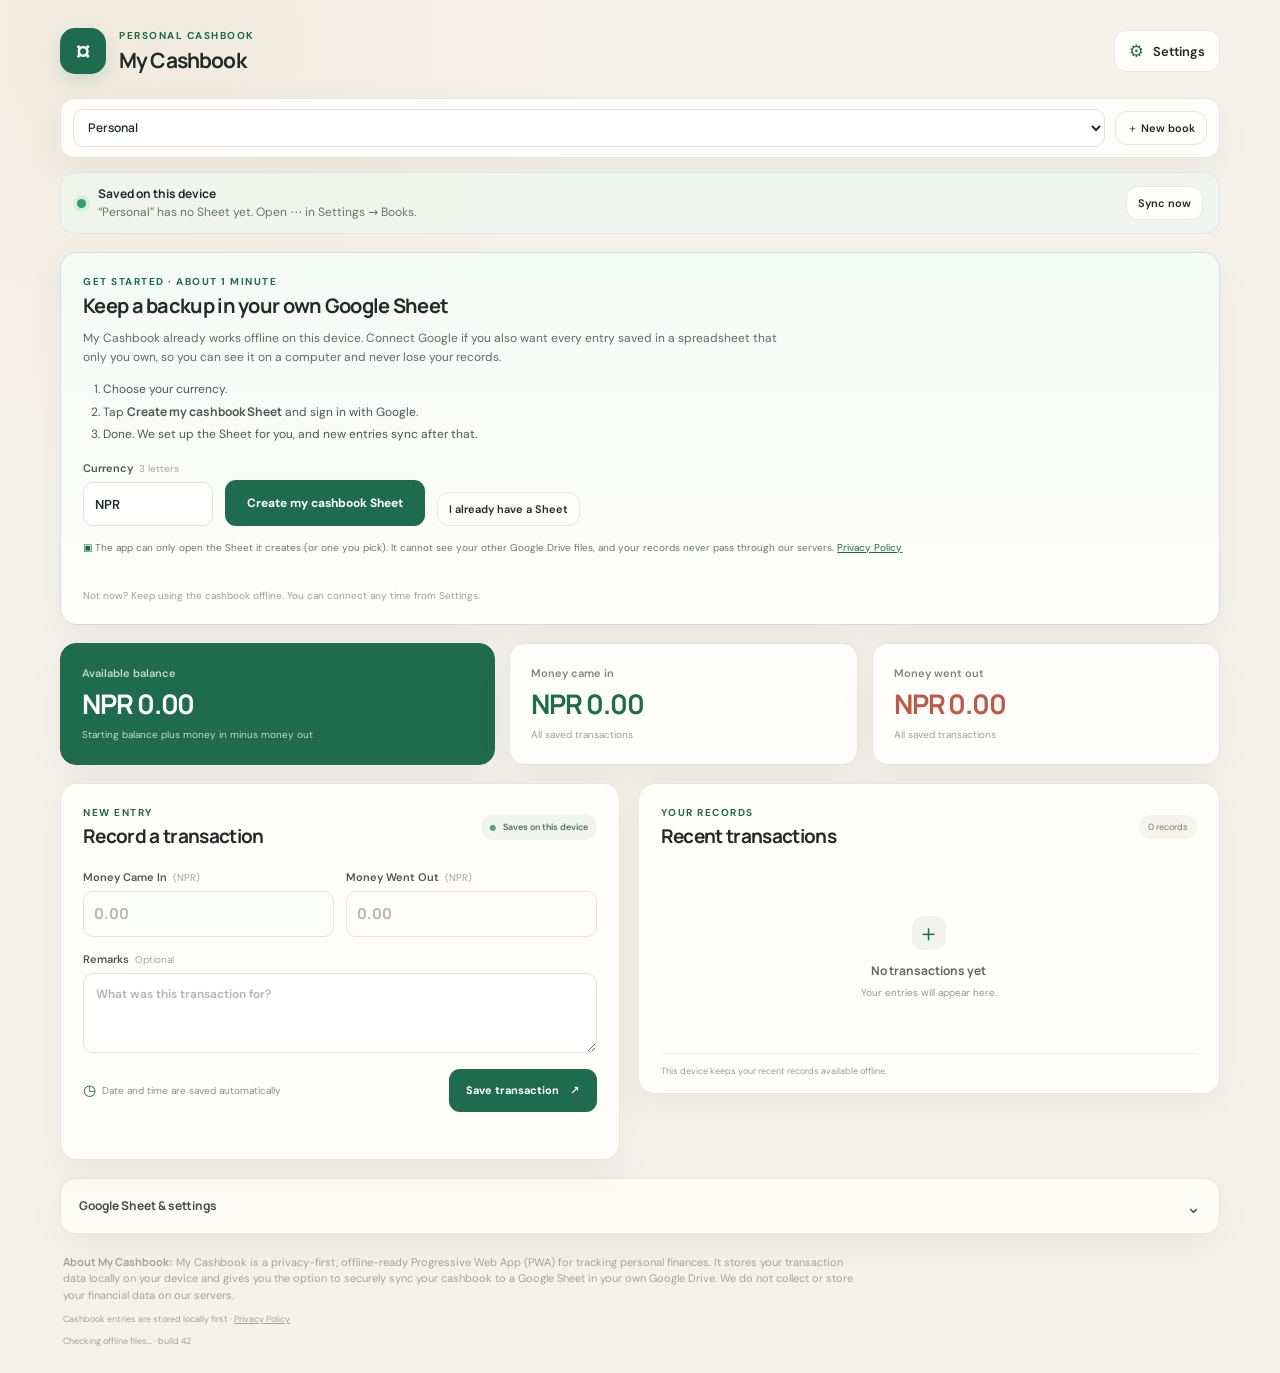
<file: index.html>
<!doctype html>
<html lang="en">
  <head>
    <meta charset="utf-8">
    <meta name="viewport" content="width=device-width, initial-scale=1, viewport-fit=cover">
    <meta http-equiv="Content-Security-Policy" content="default-src 'self'; script-src 'self' https://accounts.google.com https://apis.google.com https://*.gstatic.com; style-src 'self' 'unsafe-inline'; font-src 'self'; img-src 'self' data: https://*.googleusercontent.com https://*.gstatic.com https://*.google.com https://*.googleapis.com; connect-src 'self' https://sheets.googleapis.com https://www.googleapis.com https://oauth2.googleapis.com https://accounts.google.com https://content.googleapis.com https://apis.google.com https://www.google.com; frame-src https://*.google.com https://content.googleapis.com; object-src 'none'; base-uri 'none'; form-action 'self';">
    <meta name="theme-color" content="#f5f2ec">
    <meta name="description" content="My Cashbook is an offline-first personal finance application that securely syncs your transactions to your own Google Sheets.">
    <link rel="manifest" href="./manifest.webmanifest">
    <link rel="icon" href="./icon.svg" type="image/svg+xml">
    <link rel="stylesheet" href="./styles.css">
    <meta name="google-site-verification" content="b9B2DFIeArlooXYNg6mH7-ykUVhXZ34MrTVwFiSRGmM" />
    <title>My Cashbook - Offline Personal Finance</title>
  </head>
  <body>
    <div id="lockScreen" style="position: fixed; inset: 0; z-index: 9999; background: #f5f2ec; display: flex; flex-direction: column; align-items: center; justify-content: center; padding: 20px; text-align: center;">
      <div class="brand-mark" aria-hidden="true" style="margin-bottom: 20px; width: 60px; height: 60px; font-size: 28px; border-radius: 18px;">¤</div>
      <h2 style="margin-bottom: 10px; font-family: 'Manrope', sans-serif; color: #202b27;">Welcome to My Cashbook</h2>
      <p id="lockMessage" style="color: #7d8680; font-size: 14px; max-width: 320px; margin-bottom: 24px; line-height: 1.5;">Unlock your cashbook to continue.</p>
      <form id="unlockForm" style="display: flex; flex-direction: column; gap: 12px; width: 100%; max-width: 300px;">
        <input id="unlockPassword" type="password" placeholder="Master Password" autocomplete="current-password" style="width: 100%; height: 48px; padding: 0 16px; border: 1px solid #e5e4dc; border-radius: 12px; font-size: 16px; text-align: center; background: #fff;">
        <button type="submit" class="primary-button" id="unlockBtn" style="width: 100%; height: 48px; font-size: 14px; margin-top: 8px;">Unlock Cashbook</button>
      </form>
      <button id="biometricBtn" type="button" style="display: none; margin-top: 16px; padding: 12px 24px; background: #fff; border: 1px solid #e5e4dc; border-radius: 12px; font-size: 14px; font-weight: 600; cursor: pointer; align-items: center; gap: 8px; color: #202b27;">
        <span style="font-size: 20px;">👤</span> Unlock with Face ID / Touch ID
      </button>
      <button id="forgotPasswordBtn" type="button" style="display: none; margin-top: 16px; padding: 6px 10px; background: transparent; border: 0; color: #1f6b50; font-size: 12px; font-weight: 600; cursor: pointer;">Forgot password?</button>
      <p id="lockError" style="color: #ba5a48; font-size: 12px; margin-top: 12px; min-height: 18px; font-weight: 600;"></p>
    </div>

    <main class="app-shell" id="appShell" style="display: none;">
      <header class="topbar">
        <div class="brand-lockup">
          <div class="brand-mark" aria-hidden="true">¤</div>
          <div>
            <p class="eyebrow">PERSONAL CASHBOOK</p>
            <h1>My Cashbook</h1>
          </div>
        </div>
        <button class="icon-button" id="settingsToggle" type="button" aria-expanded="false" aria-controls="settingsPanel" title="Settings">
          <span aria-hidden="true">⚙</span><span class="button-label">Settings</span>
        </button>
      </header>

      <section class="book-bar" aria-label="Cashbooks">
        <label class="book-switcher">
          <span class="sr-only">Cashbook</span>
          <select id="bookSelect"></select>
        </label>
        <button class="text-button" id="newBookBtn" type="button">＋ New book</button>
      </section>

      <section class="sync-strip" aria-live="polite">
        <span class="online-dot" id="onlineDot" aria-hidden="true"></span>
        <div class="sync-copy">
          <strong id="syncTitle">Saved on this device</strong>
          <span id="syncMessage">Your entries save on this device. Connect a Google Sheet to sync.</span>
        </div>
        <button class="text-button" id="syncNow" type="button" hidden>Sync now</button>
      </section>

      <section class="onboarding-card" id="onboardingCard" hidden aria-labelledby="onboardingTitle">
        <p class="eyebrow">GET STARTED · ABOUT 1 MINUTE</p>
        <h2 id="onboardingTitle">Keep a backup in your own Google Sheet</h2>
        <p class="onboarding-copy">My Cashbook already works offline on this device. Connect Google if you also want every entry saved in a spreadsheet that only you own, so you can see it on a computer and never lose your records.</p>
        <ol class="onboarding-steps">
          <li>Choose your currency.</li>
          <li>Tap <strong>Create my cashbook Sheet</strong> and sign in with Google.</li>
          <li>Done. We set up the Sheet for you, and new entries sync after that.</li>
        </ol>
        <div class="onboarding-actions">
          <label class="field onboarding-currency">
            <span>Currency <small>3 letters</small></span>
            <input id="onboardCurrency" type="text" list="currencyOptions" maxlength="3" autocapitalize="characters" autocomplete="off" value="NPR">
            <datalist id="currencyOptions"><option value="NPR"><option value="USD"><option value="EUR"><option value="GBP"><option value="INR"><option value="AUD"><option value="CAD"></datalist>
          </label>
          <button class="primary-button" id="startCreateSheet" type="button">Create my cashbook Sheet</button>
          <button class="text-button" id="startChooseSheet" type="button">I already have a Sheet</button>
        </div>
        <p class="onboarding-trust"><span aria-hidden="true">▣</span> The app can only open the Sheet it creates (or one you pick). It cannot see your other Google Drive files, and your records never pass through our servers. <a href="./privacy.html">Privacy Policy</a></p>
        <p class="setup-status" id="onboardingStatus" role="status" aria-live="polite"></p>
        <p class="onboarding-skip">Not now? Keep using the cashbook offline. You can connect any time from Settings.</p>
      </section>

      <section class="summary-grid" aria-label="Cashbook totals">
        <article class="summary-card balance-card">
          <span class="card-label">Available balance</span>
          <strong class="balance-value" id="balanceTotal">0</strong>
          <span class="card-note" id="balanceNote">Starting balance plus money in minus money out</span>
        </article>
        <article class="summary-card">
          <span class="card-label">Money came in</span>
          <strong class="income-value" id="incomeTotal">0</strong>
          <span class="card-note">All saved transactions</span>
        </article>
        <article class="summary-card">
          <span class="card-label">Money went out</span>
          <strong class="expense-value" id="expenseTotal">0</strong>
          <span class="card-note">All saved transactions</span>
        </article>
      </section>

      <section class="content-grid">
        <section class="panel entry-panel" aria-labelledby="entryHeading">
          <div class="panel-heading">
            <div><p class="eyebrow">NEW ENTRY</p><h2 id="entryHeading">Record a transaction</h2></div>
            <span class="local-badge"><span aria-hidden="true">●</span> Saves on this device</span>
          </div>
          <form id="transactionForm" autocomplete="off">
            <div class="amount-fields">
              <label class="field amount-field income-field"><span>Money Came In <small id="currencyLabelIn">(NPR)</small></span><span class="input-wrap"><input id="moneyIn" name="moneyIn" inputmode="decimal" type="number" min="0" step="0.01" placeholder="0"></span></label>
              <label class="field amount-field expense-field"><span>Money Went Out <small id="currencyLabelOut">(NPR)</small></span><span class="input-wrap"><input id="moneyOut" name="moneyOut" inputmode="decimal" type="number" min="0" step="0.01" placeholder="0"></span></label>
            </div>
            <label class="field"><span>Remarks <small>Optional</small></span><textarea id="remarks" name="remarks" rows="3" maxlength="500" placeholder="What was this transaction for?"></textarea></label>
            <div class="save-row">
              <p class="saved-time-hint"><span aria-hidden="true">◷</span> Date and time are saved automatically</p>
              <button class="primary-button" type="submit">Save transaction <span aria-hidden="true">↗</span></button>
            </div>
            <p class="form-feedback" id="formFeedback" role="status" aria-live="polite"></p>
          </form>
        </section>

        <section class="panel history-panel" aria-labelledby="historyHeading">
          <div class="panel-heading history-heading">
            <div><p class="eyebrow">YOUR RECORDS</p><h2 id="historyHeading">Recent transactions</h2></div>
            <span class="record-count" id="recordCount">0 records</span>
          </div>
          <div class="transaction-list" id="transactionList" aria-live="polite">
            <div class="empty-state"><span class="empty-icon" aria-hidden="true">＋</span><strong>No transactions yet</strong><span>Your saved entries will appear here.</span></div>
          </div>
          <p class="history-footnote" id="historyFootnote">This device keeps your recent records available offline.</p>
        </section>
      </section>

      <details class="settings-panel" id="archivePanel" open>
        <summary class="settings-summary"><span>Start a new period</span><span class="summary-chevron" aria-hidden="true">⌄</span></summary>
        <div class="settings-content">
          <p class="settings-intro">Saves a copy of your Sheet, moves your old entries and dashboard snapshot into archive tabs, and starts counting again from zero for this book. Keep the archive tabs: they are your records of past periods. To tidy them away, hide them instead of deleting them. Connect &amp; sync first.</p>
          <div style="margin: 14px 0; padding: 18px; border: 2px solid rgba(47, 107, 80, 0.55); border-radius: 16px; background: rgba(47, 107, 80, 0.07);">
            <label class="field" for="archiveName" style="display: block;">
              <span style="display: block; font-size: 1.15rem; font-weight: 700; margin-bottom: 6px;">Name this archive</span>
              <small style="display: block; margin-bottom: 12px;">Optional. This becomes the base name for the archive tabs in your Sheet (e.g. “October 2026” and “October 2026 - Dashboard”). Leave it empty to use the date.</small>
              <input id="archiveName" type="text" maxlength="60" autocomplete="off" placeholder="Type the archive name here" style="width: 100%; box-sizing: border-box; min-height: 58px; padding: 14px 18px; font-size: 1.15rem; border-radius: 12px;">
            </label>
          </div>
          <label style="display: flex; gap: 10px; align-items: center; margin: 14px 0;">
            <input type="checkbox" id="carryBalance">
            <span>Keep my current balance as the starting balance</span>
          </label>
          <div class="settings-actions"><button class="secondary-button" id="archiveNow" type="button">Archive &amp; start fresh</button></div>
          <p class="setup-status" id="archiveStatus" role="status" aria-live="polite"></p>
        </div>
      </details>

      <details class="settings-panel" id="settingsPanel">
        <summary class="settings-summary"><span>Google Sheet &amp; settings</span><span class="summary-chevron" aria-hidden="true">⌄</span></summary>
        <div class="settings-content">
          <p class="settings-intro">Entries are always saved on this device first. When your Google Sheet is connected they are also copied there. <a id="openSheetLink" href="#" target="_blank" rel="noopener noreferrer" hidden>Open my Google Sheet ↗</a></p>
          <div class="settings-fields">
            <label class="field">
              <span>Currency code <small>ISO 4217</small></span>
              <input id="currencyCode" type="text" maxlength="3" autocapitalize="characters" autocomplete="off" value="NPR" placeholder="NPR, USD, EUR, INR">
              <small class="currency-note">Choose before your first entry; keep one currency per cashbook.</small>
            </label>
            <label class="field"><span>Your Google Sheet</span><input id="spreadsheetInput" type="text" readonly placeholder="Not connected yet"></label>
          </div>

          <div style="margin: 16px 0; padding: 16px; background: #f9f9f7; border: 1px solid #e5e4dc; border-radius: 12px;">
            <h3 style="margin: 0 0 6px 0; font-size: 14px; color: #202b27;">Security &amp; Locking</h3>
            <p id="securityStatus" class="dev-intro" style="margin: 0 0 12px 0;">Checking…</p>
            <label style="display: flex; gap: 10px; align-items: center; margin-bottom: 10px; cursor: pointer;"><input type="checkbox" id="biometricToggle"><span>Unlock with Face ID / Touch ID / fingerprint</span></label>
            <label class="field" style="margin: 12px 0; max-width: 360px;"><span>Master password <small>optional · min 10 characters</small></span><input id="passwordInput" type="password" autocomplete="new-password" placeholder="Set or change your password" style="height: 42px; padding: 0 11px; font-size: 11px; font-weight: 500;"></label>
            <div class="settings-actions" style="margin: 10px 0; justify-content: flex-start;">
              <button class="secondary-button" id="setPasswordBtn" type="button">Set / change password</button>
              <button class="secondary-button" id="removePasswordBtn" type="button">Remove password</button>
            </div>
            <button class="secondary-button" id="lockNowBtn" type="button" style="width: 100%; border-color: #ba5a48; color: #ba5a48;">Lock App Now</button>
          </div>

          <details class="developer-settings" id="devSettings">
            <summary>Advanced: Google Cloud project (developers only)</summary>
            <p class="dev-intro">Most people never need this. The app ships with shared defaults. To use your own Google Cloud project, paste its OAuth client ID, API key, and project number, then Save and reconnect.</p>
            <div class="settings-fields" style="margin-top: 10px;">
              <label class="field"><span>Google OAuth client ID</span><input id="clientId" type="text" inputmode="url" autocomplete="off" placeholder="Default master client ID is active"></label>
              <label class="field"><span>Google API key</span><input id="apiKey" type="text" inputmode="url" autocomplete="off" placeholder="Default master API key is active"></label>
              <label class="field"><span>Google Cloud project number</span><input id="appId" type="text" inputmode="numeric" autocomplete="off" placeholder="Default master project number is active"></label>
              <div class="settings-fields-two">
                <label class="field"><span>Form response tab</span><input id="responseTab" type="text" value="Form responses 1" autocomplete="off"></label>
                <label class="field"><span>Dashboard tab</span><input id="dashboardTab" type="text" value="Dashboard" autocomplete="off"></label>
              </div>
            </div>
            <button class="secondary-button" id="resetGoogleCreds" type="button" style="margin-top: 10px;">Reset to app defaults</button>
          </details>

          <div class="privacy-note"><span aria-hidden="true">▣</span><span>Your records stay in your own Google Drive. The app can only open the Sheet it created or one you picked. You can remove its access any time at <a href="https://myaccount.google.com/permissions" target="_blank" rel="noopener noreferrer">your Google Account permissions</a>.</span></div>
          <div class="settings-actions">
            <button class="secondary-button" id="saveSettings" type="button">Save settings</button>
            <button class="secondary-button" id="chooseGoogleSheet" type="button">Pick another Sheet</button>
            <button class="secondary-button" id="createNewSheet" type="button">Create a new Sheet</button>
            <button class="primary-button" id="connectGoogle" type="button">Sign in &amp; sync</button>
            <button class="secondary-button" id="signOutGoogle" type="button">Sign out</button>
          </div>
          <div style="margin: 14px 0; padding: 14px 16px; background: #f9f9f7; border: 1px solid #e5e4dc; border-radius: 12px;">
            <h3 style="margin: 0 0 6px 0; font-size: 14px; color: #202b27;">Books</h3>
            <p class="dev-intro" style="margin: 0 0 10px 0;">Rename or remove a book. Removing a book erases its entries from this device, but its Google Sheet is left untouched.</p>
            <div id="booksList" class="books-list"></div>
          </div>
          <div style="margin: 14px 0; padding: 14px 16px; background: #f9f9f7; border: 1px solid #e5e4dc; border-radius: 12px;">
            <h3 style="margin: 0 0 6px 0; font-size: 14px; color: #202b27;">Google account</h3>
            <p class="dev-intro" style="margin: 0 0 10px 0;">Want to back up to a different Google account? Your entries stay on this device and are uploaded to the new account’s Sheet. Your current Sheet is left untouched.</p>
            <button class="secondary-button" id="switchGoogleAccount" type="button">Use a different Google account</button>
          </div>
          <p class="setup-status" id="setupStatus" role="status" aria-live="polite">Not connected yet.</p>
          <p class="sheet-change-note">When you first sync, the app checks the existing headers and adds one “Offline Entry ID” header to the next empty column. This ID lets it safely retry without duplicating a transaction. It appends rows to your response tab and reads the starting balance from Dashboard!B13.</p>
        </div>
      </details>

      <footer class="app-footer" style="flex-direction: column; align-items: flex-start; gap: 10px; padding-top: 20px;">
        <p style="margin: 0; color: #a0a59e; font-size: 11px; line-height: 1.5; max-width: 800px;">
          <strong>About My Cashbook:</strong> My Cashbook is a privacy-first, offline-ready Progressive Web App (PWA) for tracking personal finances. It stores your transaction data locally on your device and gives you the option to securely sync your cashbook to a Google Sheet in your own Google Drive. We do not collect or store your financial data on our servers.
        </p>
        <span>Cashbook entries are stored locally first · <a href="./privacy.html" style="color: inherit; text-decoration: underline;">Privacy Policy</a></span>
        <span id="storageStatus">Checking local storage…</span>
      </footer>
    </main>
    <div class="toast" id="toast" role="status" aria-live="polite"></div>
    <script src="./app.js" defer></script>
  </body>
</html>
</file>
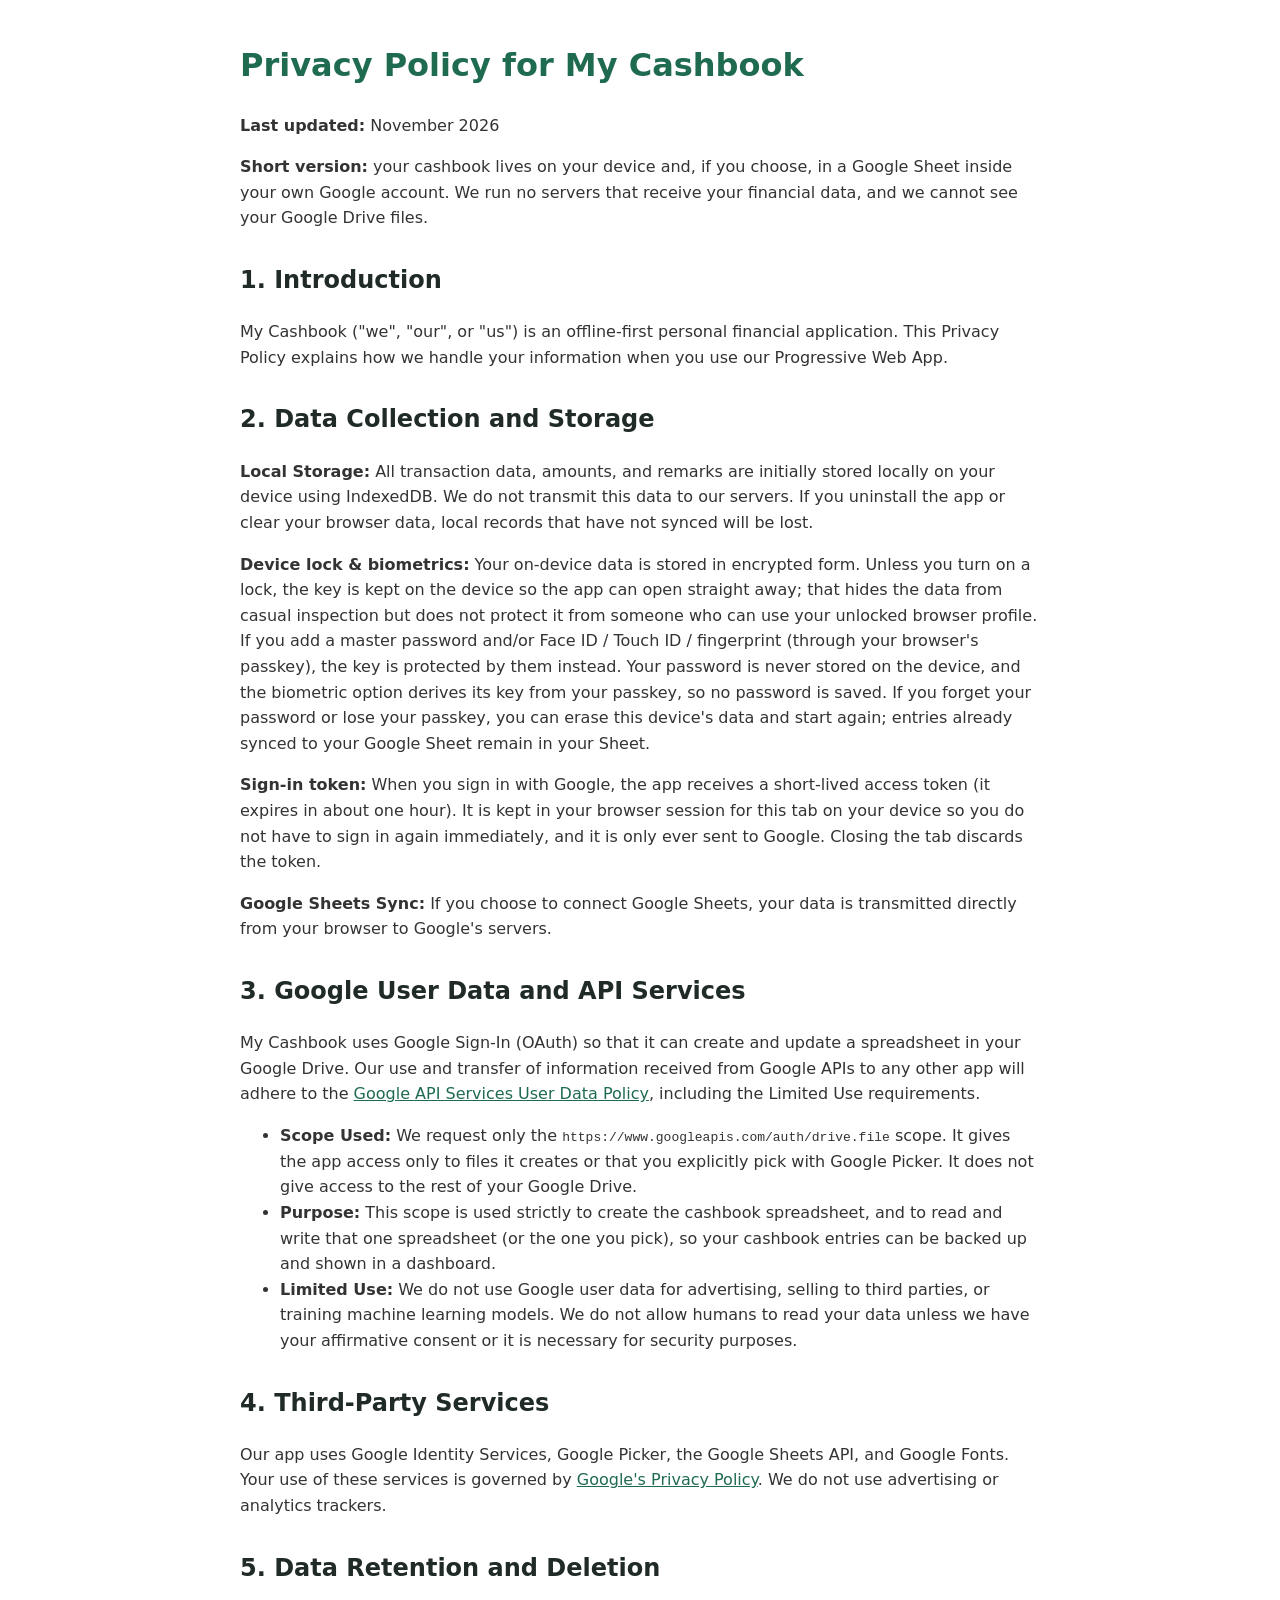
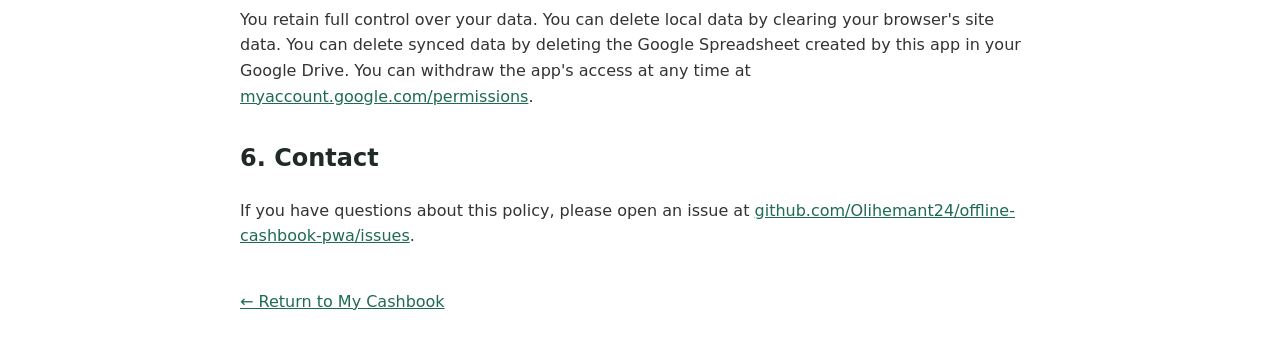
<file: privacy.html>
<!doctype html>
<html lang="en">
  <head>
    <meta charset="utf-8">
    <meta name="viewport" content="width=device-width, initial-scale=1, viewport-fit=cover">
    <meta http-equiv="Content-Security-Policy" content="default-src 'none'; style-src 'unsafe-inline'; base-uri 'none'; form-action 'none';">
    <title>Privacy Policy · My Cashbook</title>
    <style>
      body { font-family: system-ui, -apple-system, sans-serif; line-height: 1.6; max-width: 800px; margin: 40px auto; padding: 0 20px; color: #333; }
      h1 { color: #1f6b50; } 
      h2 { margin-top: 30px; color: #202b27; }
      a { color: #1f6b50; }
    </style>
  </head>
  <body>
    <h1>Privacy Policy for My Cashbook</h1>
    <p><strong>Last updated:</strong> November 2026</p>
    <p><strong>Short version:</strong> your cashbook lives on your device and, if you choose, in a Google Sheet inside your own Google account. We run no servers that receive your financial data, and we cannot see your Google Drive files.</p>

    <h2>1. Introduction</h2>
    <p>My Cashbook ("we", "our", or "us") is an offline-first personal financial application. This Privacy Policy explains how we handle your information when you use our Progressive Web App.</p>

    <h2>2. Data Collection and Storage</h2>
    <p><strong>Local Storage:</strong> All transaction data, amounts, and remarks are initially stored locally on your device using IndexedDB. We do not transmit this data to our servers. If you uninstall the app or clear your browser data, local records that have not synced will be lost.</p>
    <p><strong>Device lock &amp; biometrics:</strong> Your on-device data is stored in encrypted form. Unless you turn on a lock, the key is kept on the device so the app can open straight away; that hides the data from casual inspection but does not protect it from someone who can use your unlocked browser profile. If you add a master password and/or Face ID / Touch ID / fingerprint (through your browser&#39;s passkey), the key is protected by them instead. Your password is never stored on the device, and the biometric option derives its key from your passkey, so no password is saved. If you forget your password or lose your passkey, you can erase this device&#39;s data and start again; entries already synced to your Google Sheet remain in your Sheet.</p>
    <p><strong>Sign-in token:</strong> When you sign in with Google, the app receives a short-lived access token (it expires in about one hour). It is kept in your browser session for this tab on your device so you do not have to sign in again immediately, and it is only ever sent to Google. Closing the tab discards the token.</p>
    <p><strong>Google Sheets Sync:</strong> If you choose to connect Google Sheets, your data is transmitted directly from your browser to Google's servers.</p>

    <h2>3. Google User Data and API Services</h2>
    <p>My Cashbook uses Google Sign-In (OAuth) so that it can create and update a spreadsheet in your Google Drive. Our use and transfer of information received from Google APIs to any other app will adhere to the <a href="https://developers.google.com/terms/api-services-user-data-policy">Google API Services User Data Policy</a>, including the Limited Use requirements.</p>
    <ul>
      <li><strong>Scope Used:</strong> We request only the <code>https://www.googleapis.com/auth/drive.file</code> scope. It gives the app access only to files it creates or that you explicitly pick with Google Picker. It does not give access to the rest of your Google Drive.</li>
      <li><strong>Purpose:</strong> This scope is used strictly to create the cashbook spreadsheet, and to read and write that one spreadsheet (or the one you pick), so your cashbook entries can be backed up and shown in a dashboard.</li>
      <li><strong>Limited Use:</strong> We do not use Google user data for advertising, selling to third parties, or training machine learning models. We do not allow humans to read your data unless we have your affirmative consent or it is necessary for security purposes.</li>
    </ul>

    <h2>4. Third-Party Services</h2>
    <p>Our app uses Google Identity Services, Google Picker, the Google Sheets API, and Google Fonts. Your use of these services is governed by <a href="https://policies.google.com/privacy">Google's Privacy Policy</a>. We do not use advertising or analytics trackers.</p>

    <h2>5. Data Retention and Deletion</h2>
    <p>You retain full control over your data. You can delete local data by clearing your browser's site data. You can delete synced data by deleting the Google Spreadsheet created by this app in your Google Drive. You can withdraw the app's access at any time at <a href="https://myaccount.google.com/permissions">myaccount.google.com/permissions</a>.</p>

    <h2>6. Contact</h2>
    <p>If you have questions about this policy, please open an issue at <a href="https://github.com/Olihemant24/offline-cashbook-pwa/issues">github.com/Olihemant24/offline-cashbook-pwa/issues</a>.</p>

    <p style="margin-top: 40px;"><a href="./index.html">← Return to My Cashbook</a></p>
  </body>
</html>
</file>
<file: styles.css>
@font-face { font-family: 'DM Sans'; font-style: normal; font-weight: 400; font-display: swap; src: url('./fonts/dm-sans-400.woff2') format('woff2'); }
@font-face { font-family: 'DM Sans'; font-style: normal; font-weight: 500; font-display: swap; src: url('./fonts/dm-sans-500.woff2') format('woff2'); }
@font-face { font-family: 'DM Sans'; font-style: normal; font-weight: 600; font-display: swap; src: url('./fonts/dm-sans-600.woff2') format('woff2'); }
@font-face { font-family: 'DM Sans'; font-style: normal; font-weight: 700; font-display: swap; src: url('./fonts/dm-sans-700.woff2') format('woff2'); }
@font-face { font-family: 'Manrope'; font-style: normal; font-weight: 400; font-display: swap; src: url('./fonts/manrope-400.woff2') format('woff2'); }
@font-face { font-family: 'Manrope'; font-style: normal; font-weight: 500; font-display: swap; src: url('./fonts/manrope-500.woff2') format('woff2'); }
@font-face { font-family: 'Manrope'; font-style: normal; font-weight: 600; font-display: swap; src: url('./fonts/manrope-600.woff2') format('woff2'); }
@font-face { font-family: 'Manrope'; font-style: normal; font-weight: 700; font-display: swap; src: url('./fonts/manrope-700.woff2') format('woff2'); }
@font-face { font-family: 'Manrope'; font-style: normal; font-weight: 800; font-display: swap; src: url('./fonts/manrope-800.woff2') format('woff2'); }

:root {
  color-scheme: light;
  --paper: #f5f2ec; --surface: #fffefa; --ink: #202b27; --muted: #7d8680; --line: #e8e6de;
  --green: #1f6b50; --green-dark: #16533d; --green-soft: #e8f2ec; --red: #ba5a48; --red-soft: #f8ece8; --gold: #dab76d;
  --shadow: 0 12px 38px rgba(45, 54, 46, .06);
  font-family: 'DM Sans', system-ui, -apple-system, BlinkMacSystemFont, 'Segoe UI', sans-serif;
  font-synthesis: none;
}
* { box-sizing: border-box; }
body { min-width: 320px; margin: 0; background: radial-gradient(circle at 12% 3%, rgba(218, 183, 109, .12), transparent 27rem), var(--paper); color: var(--ink); }
button, input, textarea { font: inherit; }
button { cursor: pointer; }

.app-shell { width: min(1160px, calc(100% - 48px)); margin: 0 auto; padding: 28px 0 26px; }
.topbar { display: flex; align-items: center; justify-content: space-between; gap: 18px; margin-bottom: 24px; }
.brand-lockup { display: flex; align-items: center; gap: 13px; }
.brand-mark { width: 46px; height: 46px; display: grid; place-items: center; border-radius: 15px; background: var(--green); color: #fff; font-family: 'Manrope', sans-serif; font-size: 21px; font-weight: 800; box-shadow: 0 7px 18px rgba(31, 107, 80, .16); }
.eyebrow { margin: 0 0 4px; color: var(--green); font-size: 10px; font-weight: 700; letter-spacing: .15em; }
h1, h2, p { margin-top: 0; }
h1, h2, strong { font-family: 'Manrope', 'DM Sans', sans-serif; }
h1 { margin-bottom: 0; font-size: 21px; letter-spacing: -.04em; }
h2 { margin-bottom: 0; font-size: 19px; letter-spacing: -.035em; }

.icon-button, .secondary-button, .text-button { display: inline-flex; align-items: center; justify-content: center; gap: 9px; border: 1px solid var(--line); border-radius: 12px; background: var(--surface); color: var(--ink); font-weight: 600; transition: transform .15s ease, border-color .15s ease, background .15s ease; }
.icon-button { min-height: 42px; padding: 0 14px; font-size: 13px; }
.icon-button span:first-child { color: var(--green); font-size: 17px; }
.icon-button:hover, .secondary-button:hover, .text-button:hover { transform: translateY(-1px); border-color: #c9d6cd; }

.sync-strip { display: flex; align-items: center; gap: 12px; min-height: 62px; padding: 12px 16px; border: 1px solid #dce9df; border-radius: 15px; background: rgba(239, 247, 240, .8); margin-bottom: 18px; }
.online-dot { width: 9px; height: 9px; flex: 0 0 9px; border-radius: 50%; background: #31a06a; box-shadow: 0 0 0 4px rgba(49, 160, 106, .1); }
.online-dot.offline { background: #c47a54; box-shadow: 0 0 0 4px rgba(196, 122, 84, .12); }
.sync-copy { display: flex; flex-direction: column; gap: 2px; min-width: 0; flex: 1; }
.sync-copy strong { font-size: 12px; }
.sync-copy span { color: #66756a; font-size: 12px; line-height: 1.4; }
.text-button { min-height: 34px; padding: 0 11px; font-size: 11px; white-space: nowrap; }

.summary-grid { display: grid; grid-template-columns: 1.25fr 1fr 1fr; gap: 14px; margin-bottom: 18px; }
.summary-card { min-height: 122px; display: flex; flex-direction: column; justify-content: center; padding: 19px 21px; border: 1px solid var(--line); border-radius: 16px; background: var(--surface); box-shadow: var(--shadow); }
.balance-card { background: var(--green); border-color: var(--green); color: #fff; }
.card-label { margin-bottom: 8px; color: var(--muted); font-size: 11px; font-weight: 600; }
.balance-card .card-label, .balance-card .card-note { color: rgba(255,255,255,.72); }
.summary-card strong { font-size: clamp(21px, 2.7vw, 27px); letter-spacing: -.04em; line-height: 1.2; }
.balance-value { color: #fff; }
.income-value { color: var(--green); }
.expense-value { color: var(--red); }
.card-note { margin-top: 7px; color: #9ba19b; font-size: 10px; }

.content-grid { display: grid; grid-template-columns: minmax(0, .98fr) minmax(0, 1.02fr); gap: 18px; align-items: start; }
.panel { border: 1px solid var(--line); border-radius: 17px; background: var(--surface); box-shadow: var(--shadow); }
.entry-panel { padding: 22px; }
.history-panel { padding: 22px 22px 15px; }
.panel-heading { display: flex; align-items: center; justify-content: space-between; gap: 16px; margin-bottom: 21px; }
.local-badge { display: inline-flex; align-items: center; gap: 6px; padding: 7px 9px; border-radius: 20px; background: #f1f5ef; color: #52705c; font-size: 9px; font-weight: 600; white-space: nowrap; }
.local-badge span { color: #56a374; font-size: 8px; }
.amount-fields { display: grid; grid-template-columns: 1fr 1fr; gap: 12px; margin-bottom: 15px; }
.field { display: flex; flex-direction: column; gap: 7px; color: #4c5851; font-size: 11px; font-weight: 600; }
.field small { margin-left: 3px; color: #a1a59f; font-size: 10px; font-weight: 400; }
.field .currency-note { margin: -2px 0 0; line-height: 1.4; }
.field input, .field textarea { width: 100%; border: 1px solid #e5e4dc; border-radius: 10px; outline: none; background: #fff; color: var(--ink); transition: border-color .15s ease, box-shadow .15s ease; }
.field input:focus, .field textarea:focus { border-color: #8ab49b; box-shadow: 0 0 0 3px rgba(72, 143, 102, .1); }
.input-wrap { position: relative; display: block; }
.input-wrap input { height: 46px; padding: 0 10px; font-family: 'Manrope', sans-serif; font-size: 15px; font-weight: 700; }
.income-field .input-wrap input { border-color: #dbe9df; background: #fbfefa; }
.expense-field .input-wrap input { border-color: #f0e0db; background: #fffdfc; }
.field textarea { min-height: 80px; resize: vertical; padding: 11px 12px; font-size: 12px; line-height: 1.5; }
.field textarea::placeholder, .field input::placeholder { color: #b2b6b1; }
.save-row { display: flex; align-items: center; justify-content: space-between; gap: 12px; margin-top: 16px; }
.saved-time-hint { display: flex; align-items: center; gap: 6px; margin: 0; color: #898f89; font-size: 10px; line-height: 1.5; }
.saved-time-hint span { color: var(--green); font-size: 15px; }
.primary-button { min-height: 43px; display: inline-flex; align-items: center; justify-content: center; gap: 11px; padding: 0 17px; border: 0; border-radius: 11px; background: var(--green); color: #fff; font-size: 11px; font-weight: 700; transition: transform .15s ease, background .15s ease, box-shadow .15s ease; }
.primary-button:hover { transform: translateY(-1px); background: var(--green-dark); box-shadow: 0 7px 16px rgba(31, 107, 80, .15); }
.primary-button:disabled, .secondary-button:disabled, .text-button:disabled { cursor: wait; opacity: .6; transform: none; }
.form-feedback { min-height: 16px; margin: 9px 0 0; color: var(--green); font-size: 10px; }
.form-feedback.error { color: var(--red); }

.history-heading { margin-bottom: 14px; }
.record-count { padding: 6px 9px; border-radius: 20px; background: #f4f3ed; color: #747c75; font-size: 9px; white-space: nowrap; }
.transaction-list { max-height: 423px; overflow: auto; scrollbar-color: #dfe4dc transparent; scrollbar-width: thin; }
.empty-state { min-height: 190px; display: flex; flex-direction: column; align-items: center; justify-content: center; gap: 7px; color: #929b94; text-align: center; }
.empty-icon { width: 34px; height: 34px; display: grid; place-items: center; margin-bottom: 5px; border-radius: 12px; background: #f0f4ef; color: var(--green); font-size: 23px; }
.empty-state strong { color: #5e6962; font-size: 12px; }
.empty-state span:last-child { font-size: 10px; }
.transaction-row { display: grid; grid-template-columns: minmax(0, 1fr) auto; gap: 10px; padding: 13px 0; border-bottom: 1px solid #f0efe9; }
.transaction-row:last-child { border-bottom: 0; }
.transaction-main { min-width: 0; display: flex; gap: 10px; align-items: flex-start; }
.transaction-icon { width: 30px; height: 30px; flex: 0 0 30px; display: grid; place-items: center; border-radius: 10px; font-size: 14px; font-weight: 700; }
.transaction-icon.income { background: var(--green-soft); color: var(--green); }
.transaction-icon.expense { background: var(--red-soft); color: var(--red); }
.transaction-icon.mixed { background: #f3f0e5; color: #937331; }
.transaction-text { min-width: 0; display: flex; flex-direction: column; gap: 4px; }
.transaction-remark { overflow: hidden; color: #39453e; font-size: 11px; font-weight: 600; text-overflow: ellipsis; white-space: nowrap; }
.transaction-time { color: #a0a59f; font-size: 9px; }
.transaction-amounts { display: flex; flex-direction: column; align-items: flex-end; gap: 4px; white-space: nowrap; }
.transaction-amounts span { font-family: 'Manrope', sans-serif; font-size: 11px; font-weight: 700; }
.transaction-amounts .in { color: var(--green); }
.transaction-amounts .out { color: var(--red); }
.transaction-sync { color: #a0a59f; font-size: 8px; }
.transaction-sync.pending { color: #b17b40; }
.history-footnote { padding-top: 11px; margin: 0; border-top: 1px solid #f0efe9; color: #9a9e98; font-size: 9px; line-height: 1.45; }

.settings-panel { margin-top: 18px; border: 1px solid var(--line); border-radius: 15px; background: rgba(255, 254, 250, .85); box-shadow: var(--shadow); }
.settings-summary { display: flex; align-items: center; justify-content: space-between; gap: 12px; padding: 15px 18px; color: #405047; cursor: pointer; font-family: 'Manrope', sans-serif; font-size: 12px; font-weight: 700; list-style: none; }
.settings-summary::-webkit-details-marker { display: none; }
.summary-chevron { color: var(--green); font-size: 18px; transition: transform .2s ease; }
.settings-panel[open] .summary-chevron { transform: rotate(180deg); }
.settings-content { padding: 0 18px 18px; }
.settings-intro { max-width: 760px; margin-bottom: 15px; color: #7d867f; font-size: 11px; line-height: 1.55; }
.settings-fields { display: grid; grid-template-columns: 1fr 1fr; gap: 12px; }
.settings-fields .field input { height: 42px; padding: 0 11px; font-size: 11px; font-weight: 500; }
.settings-fields .field input::placeholder { font-weight: 400; }
.settings-fields-two { display: grid; grid-template-columns: 1fr 1fr; gap: 12px; }
.privacy-note { display: flex; align-items: flex-start; gap: 8px; margin: 14px 0; padding: 10px 11px; border-radius: 9px; background: #f5f6f0; color: #788078; font-size: 10px; line-height: 1.5; }
.privacy-note span:first-child { color: var(--green); }
.settings-actions { display: flex; justify-content: flex-end; gap: 9px; }
.archive-reset-box { display: flex; align-items: center; justify-content: space-between; gap: 14px; margin-top: 16px; padding: 14px; border: 1px solid #dce6dc; border-radius: 14px; background: #f7faf6; }
.archive-reset-box strong { color: var(--ink); font-size: 12px; }
.archive-reset-box p { margin: 4px 0 0; color: #747d75; font-size: 10px; line-height: 1.5; }
.developer-settings { margin: 14px 0 6px; padding: 12px 14px; border: 1px dashed #d5ded5; border-radius: 12px; background: rgba(47, 107, 80, 0.03); }
.developer-settings summary { cursor: pointer; font-size: 11px; font-weight: 600; color: #556257; user-select: none; }
.developer-settings summary:hover { color: var(--ink); }
.dev-intro { margin: 8px 0 10px; font-size: 10px; color: #7d867f; line-height: 1.45; }
.secondary-button { min-height: 41px; padding: 0 14px; font-size: 11px; }
.setup-status { min-height: 15px; margin: 10px 0 0; color: var(--green); font-size: 10px; }
.setup-status.error { color: var(--red); }
.sheet-change-note { margin: 5px 0 0; color: #939a93; font-size: 9px; line-height: 1.5; }

.app-footer { display: flex; justify-content: space-between; gap: 12px; padding: 17px 3px 0; color: #a0a59e; font-size: 9px; }
.toast { position: fixed; z-index: 10; right: 20px; bottom: 20px; max-width: calc(100vw - 40px); padding: 12px 15px; border-radius: 11px; background: #23342b; color: white; box-shadow: 0 10px 28px rgba(24, 35, 29, .18); font-size: 11px; opacity: 0; pointer-events: none; transform: translateY(8px); transition: opacity .2s ease, transform .2s ease; }
.toast.show { opacity: 1; transform: translateY(0); }

@media (max-width: 800px) {
  .app-shell { width: min(680px, calc(100% - 32px)); padding-top: 20px; }
  .content-grid { grid-template-columns: 1fr; }
  .history-panel { order: 2; }
  .summary-grid { gap: 10px; }
  .summary-card { min-height: 112px; padding: 16px; }
}
@media (max-width: 540px) {
  .app-shell { width: calc(100% - 26px); padding-top: 15px; padding-bottom: 20px; }
  .topbar { margin-bottom: 17px; }
  .brand-mark { width: 41px; height: 41px; border-radius: 13px; }
  h1 { font-size: 19px; }
  .button-label { display: none; }
  .icon-button { width: 42px; padding: 0; }
  .sync-strip { align-items: flex-start; padding: 12px; }
  .sync-copy span { font-size: 10px; }
  .text-button { padding: 0 8px; font-size: 10px; }
  .summary-grid { grid-template-columns: 1fr 1fr; }
  .balance-card { grid-column: span 2; min-height: 112px; }
  .summary-card:not(.balance-card) { min-height: 98px; padding: 13px; }
  .summary-card:not(.balance-card) strong { font-size: 20px; }
  .entry-panel, .history-panel { padding: 17px 15px; }
  .panel-heading { align-items: flex-start; }
  h2 { font-size: 17px; }
  .local-badge { max-width: 111px; font-size: 8px; white-space: normal; }
  .amount-fields { grid-template-columns: 1fr; gap: 11px; }
  .input-wrap input { height: 44px; }
  .save-row { align-items: flex-start; flex-direction: column; }
  .primary-button { width: 100%; }
  .settings-fields, .settings-fields-two { grid-template-columns: 1fr; }
  .settings-actions { flex-direction: column-reverse; }
  .secondary-button { width: 100%; }
  .archive-reset-box { align-items: stretch; flex-direction: column; }
  .app-footer { flex-direction: column; gap: 5px; }
}
@media (prefers-reduced-motion: reduce) { *, *::before, *::after { scroll-behavior: auto !important; transition-duration: .01ms !important; } }

/* First-run card */
.onboarding-card { margin-bottom: 18px; padding: 22px; border: 1px solid #cfe2d6; border-radius: 17px; background: linear-gradient(180deg, #f4faf6 0%, var(--surface) 100%); box-shadow: var(--shadow); }
.onboarding-card[hidden] { display: none; }
.onboarding-card h2 { margin: 2px 0 10px; font-size: 20px; }
.onboarding-copy { max-width: 720px; margin-bottom: 12px; color: #5f6b64; font-size: 12px; line-height: 1.6; }
.onboarding-steps { margin: 0 0 16px; padding-left: 20px; color: #4c5851; font-size: 12px; line-height: 1.8; }
.onboarding-actions { display: flex; align-items: flex-end; flex-wrap: wrap; gap: 12px; }
.onboarding-currency { width: 130px; }
.onboarding-currency input { height: 44px; padding: 0 11px; font-size: 13px; font-weight: 600; text-transform: uppercase; }
.onboarding-actions .primary-button { min-height: 46px; padding: 0 22px; font-size: 12px; }
.onboarding-trust { margin: 14px 0 0; color: #6c776f; font-size: 10px; line-height: 1.55; }
.onboarding-trust span { color: var(--green); }
.onboarding-trust a { color: var(--green); }
.onboarding-skip { margin: 8px 0 0; color: #9aa09a; font-size: 10px; }
#archivePanel[hidden] { display: none; }
@media (max-width: 540px) {
  .onboarding-card { padding: 18px 15px; }
  .onboarding-actions { flex-direction: column; align-items: stretch; }
  .onboarding-currency { width: 100%; }
  .onboarding-actions .primary-button { width: 100%; }
}

/* ===== Books switcher (added) ===== */
.sr-only { position: absolute; width: 1px; height: 1px; padding: 0; margin: -1px; overflow: hidden; clip: rect(0, 0, 0, 0); border: 0; }
.book-bar { display: flex; align-items: center; gap: 10px; margin: 0 0 14px; padding: 10px 12px; border: 1px solid var(--line); border-radius: 14px; background: var(--surface); box-shadow: var(--shadow); }
.book-switcher { flex: 1; min-width: 0; }
.book-switcher select { width: 100%; min-height: 38px; padding: 0 10px; border: 1px solid #e5e4dc; border-radius: 10px; background: #fff; color: var(--ink); font-family: 'Manrope', sans-serif; font-size: 12px; font-weight: 600; }
.book-switcher select:focus { border-color: #8ab49b; outline: none; box-shadow: 0 0 0 3px rgba(72, 143, 102, .1); }
.book-bar .text-button { flex: 0 0 auto; }
@media (max-width: 540px) {
  .book-bar { padding: 8px 10px; gap: 8px; }
  .book-bar .text-button { font-size: 10px; padding: 0 9px; }
}

/* ===== Books management (Settings) ===== */
.books-list { display: flex; flex-direction: column; gap: 8px; margin-top: 8px; }
.books-list-row { display: flex; gap: 8px; align-items: center; padding: 8px 10px; border: 1px solid #e5e4dc; border-radius: 9px; background: #fff; }
.books-list-name { flex: 1; font-size: 12px; font-weight: 600; color: var(--ink); overflow: hidden; text-overflow: ellipsis; white-space: nowrap; }
.books-list-row .text-button { min-height: 30px; padding: 0 9px; font-size: 10px; }
</file>
